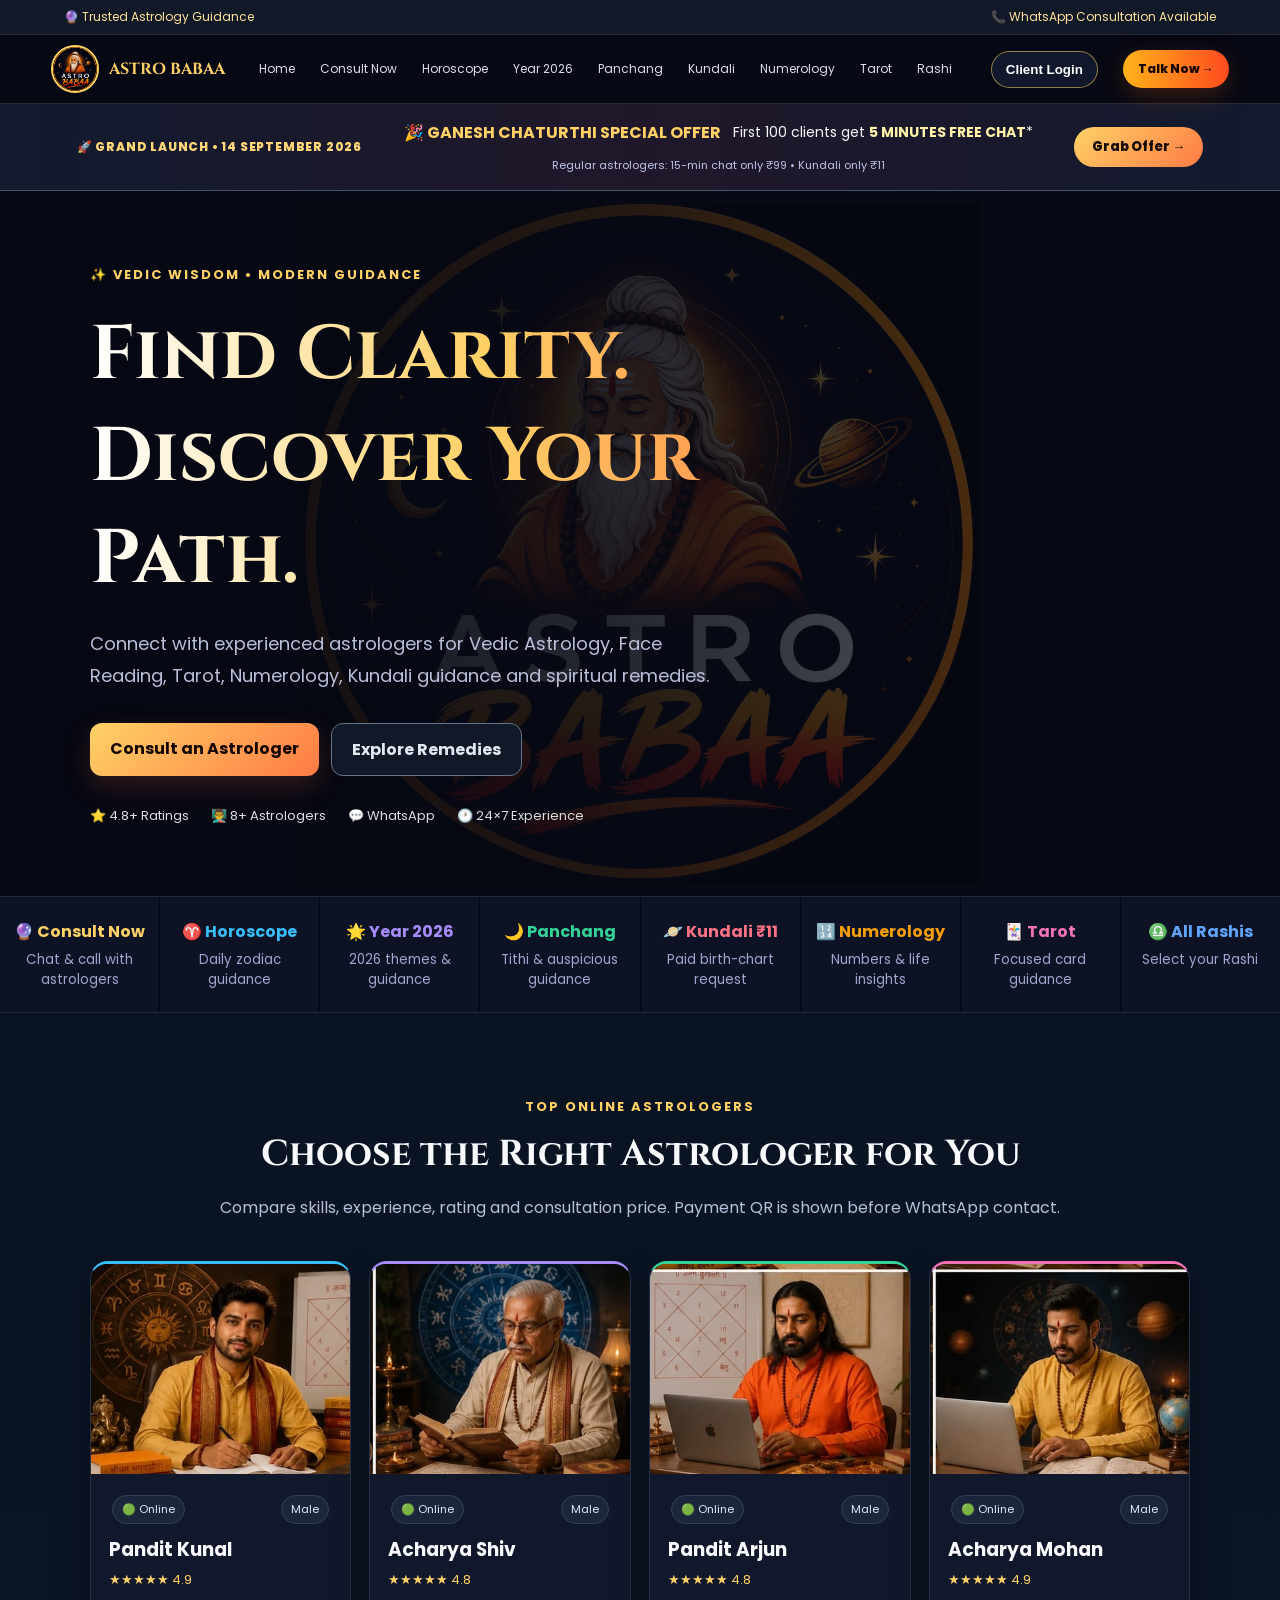
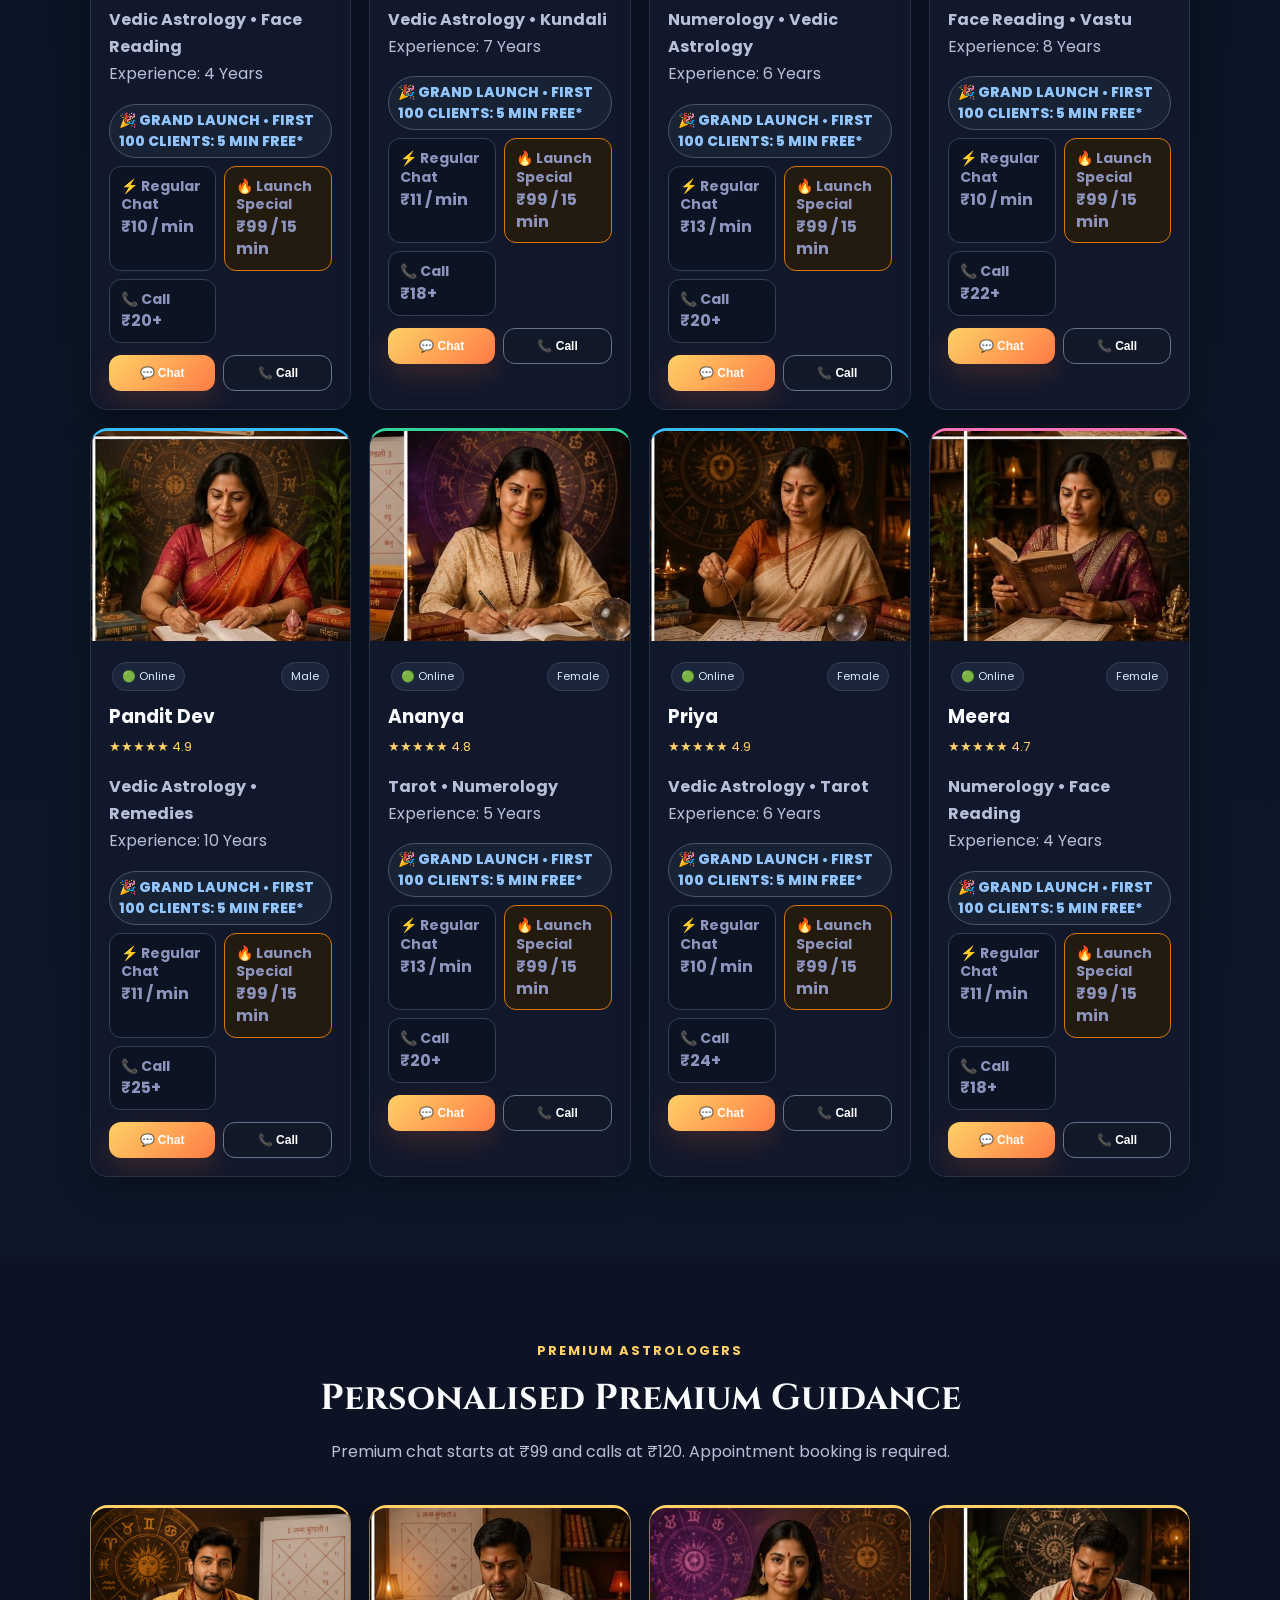
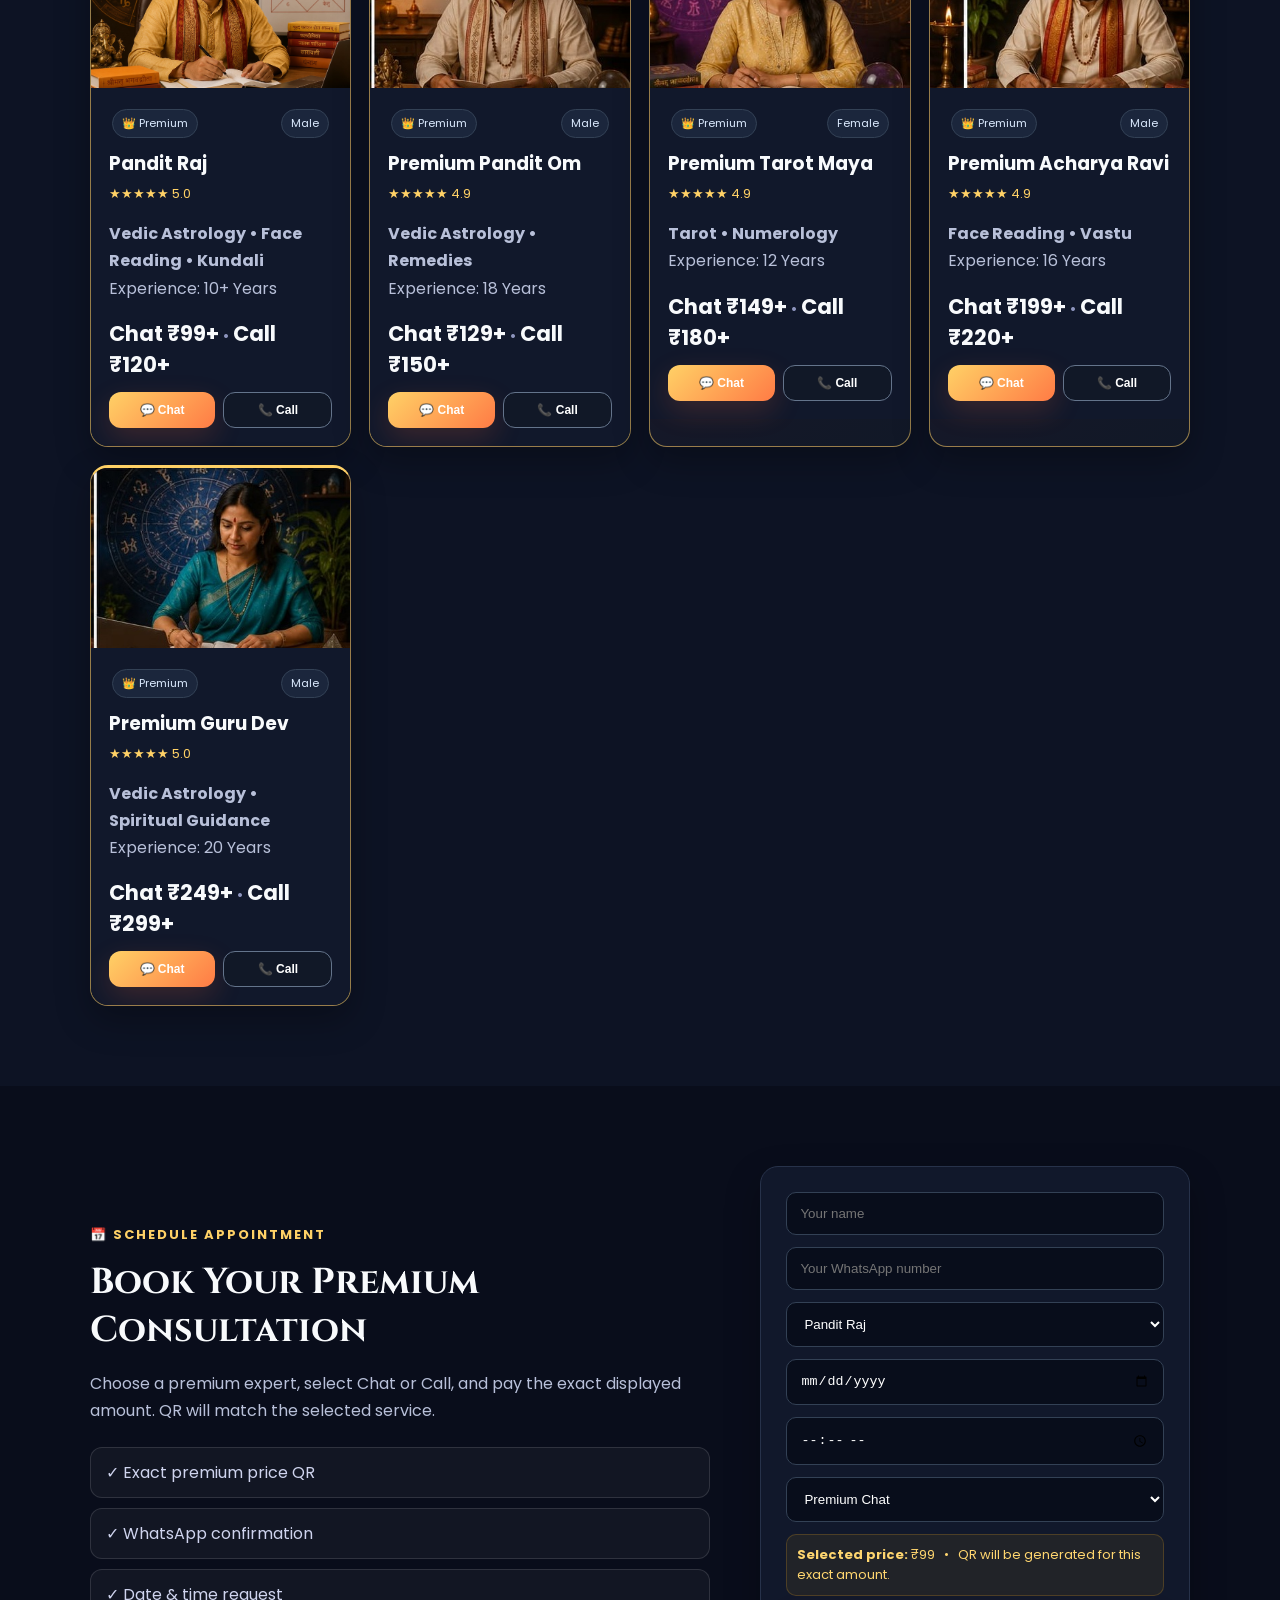
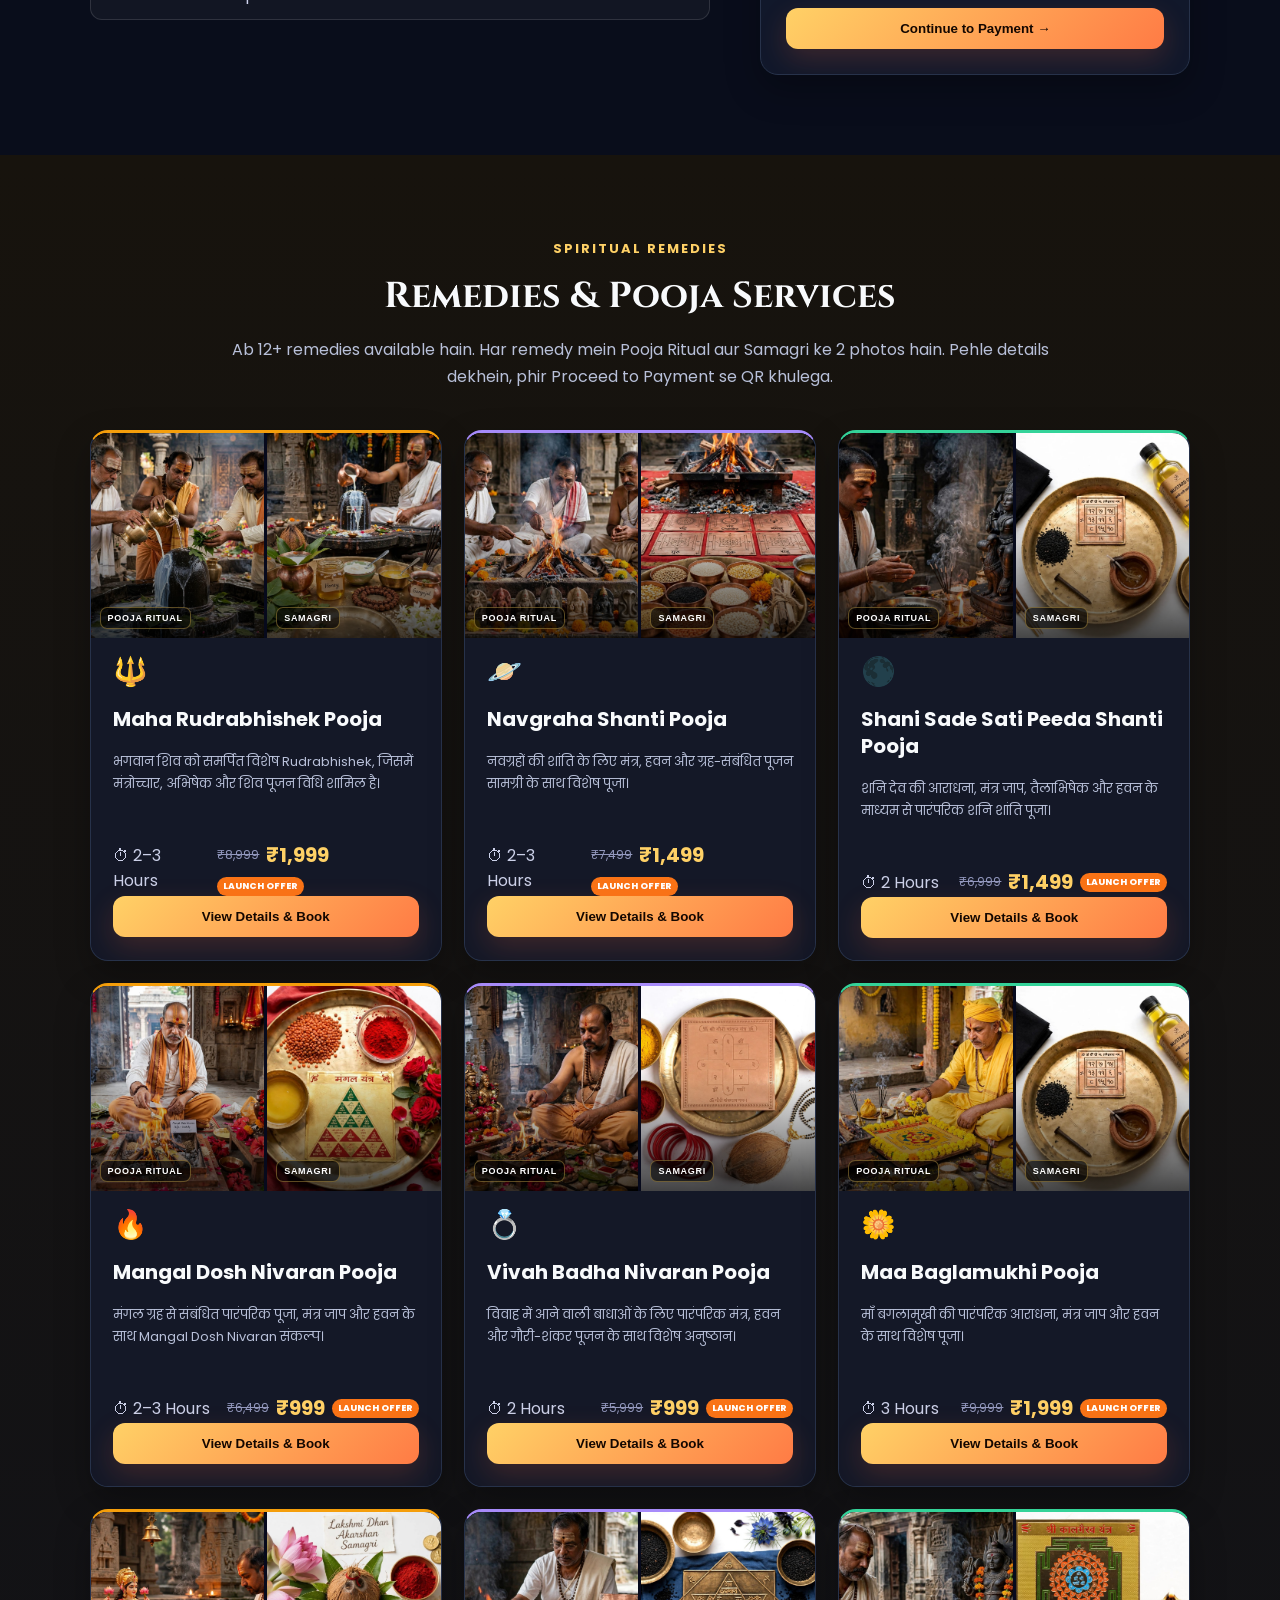
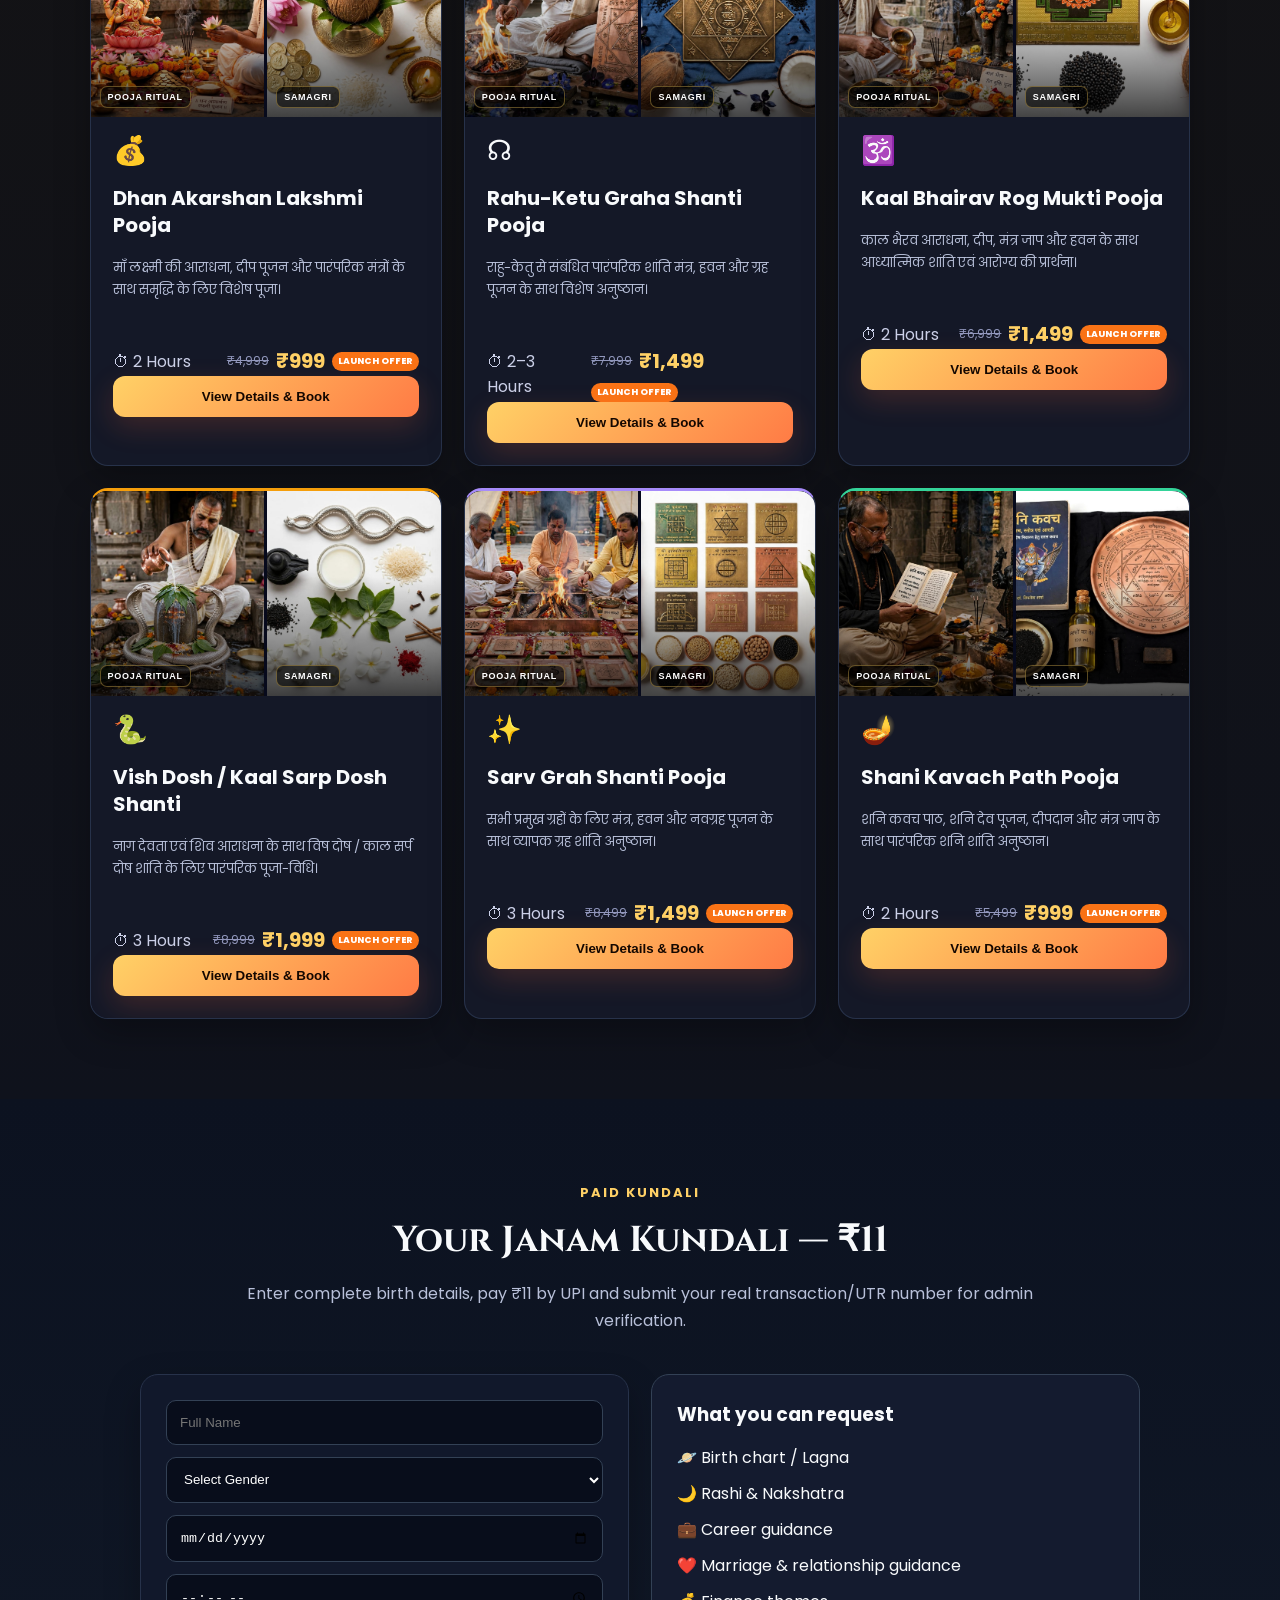
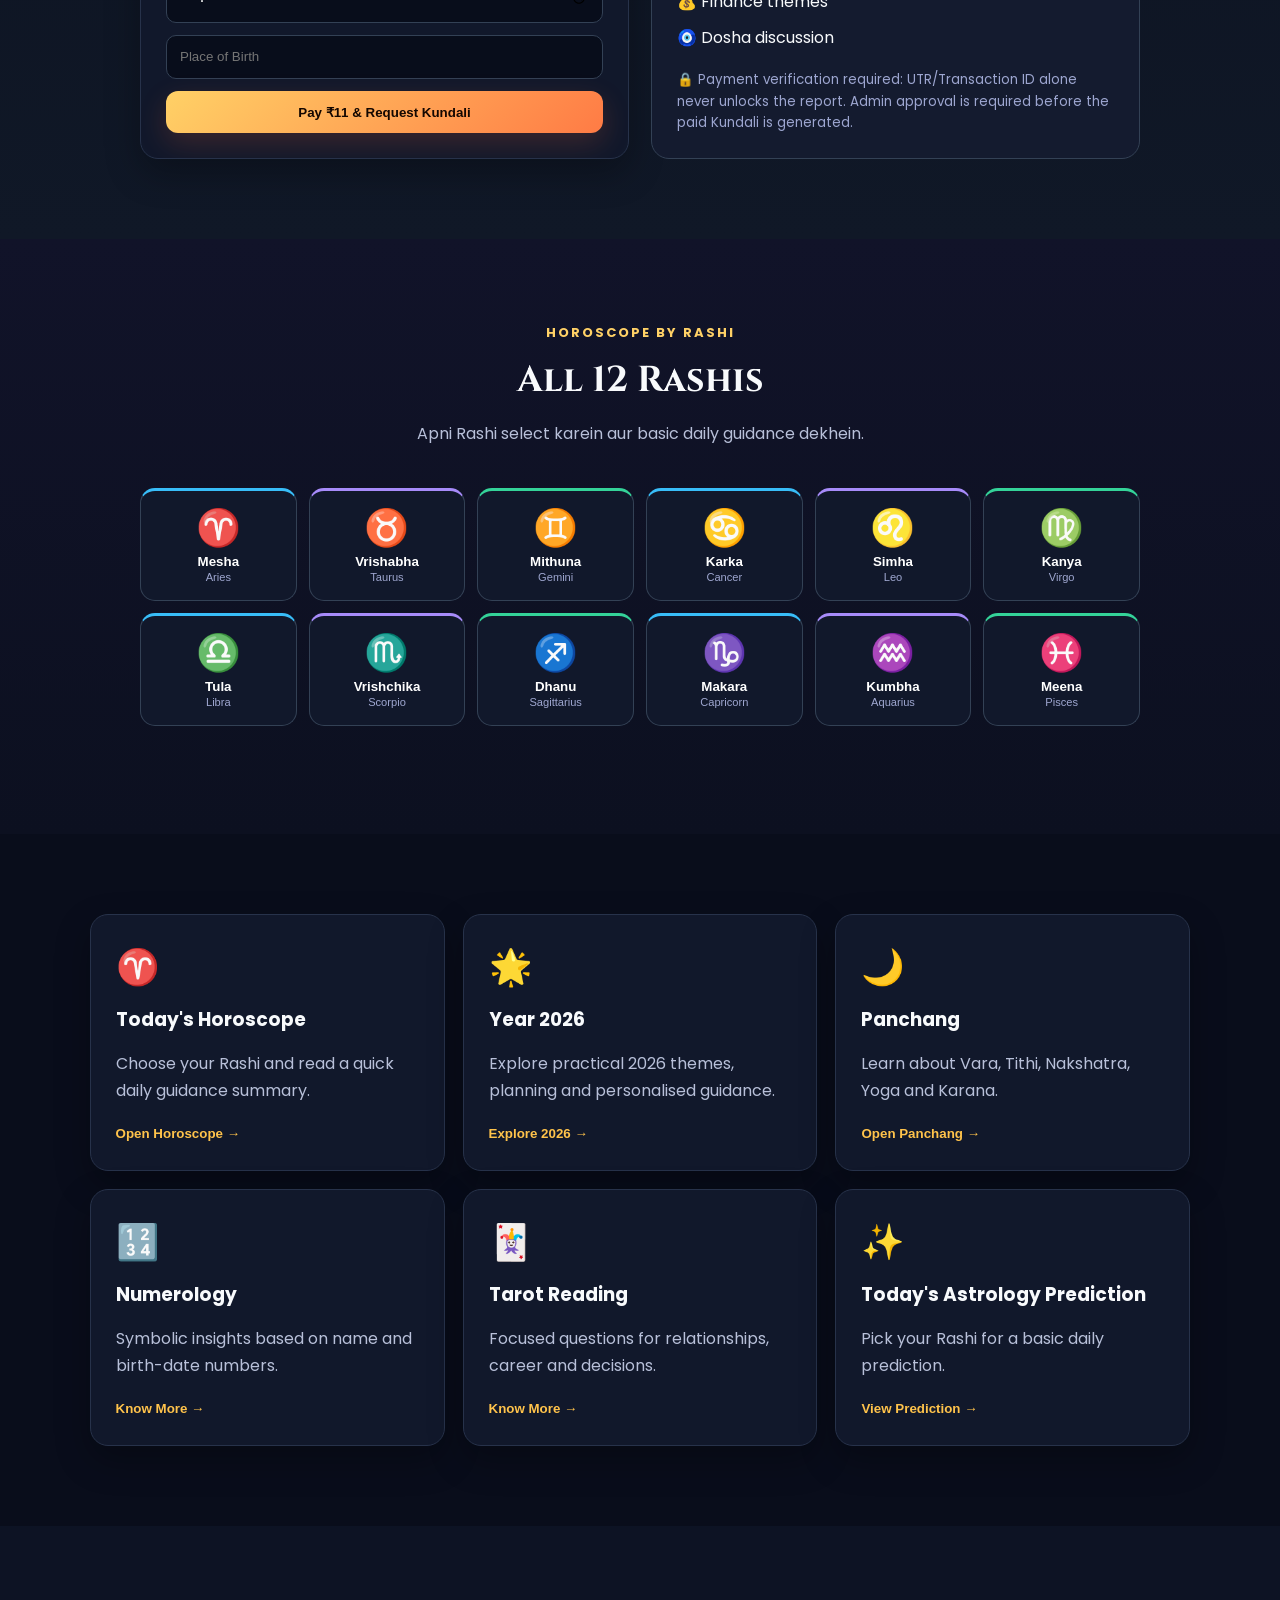
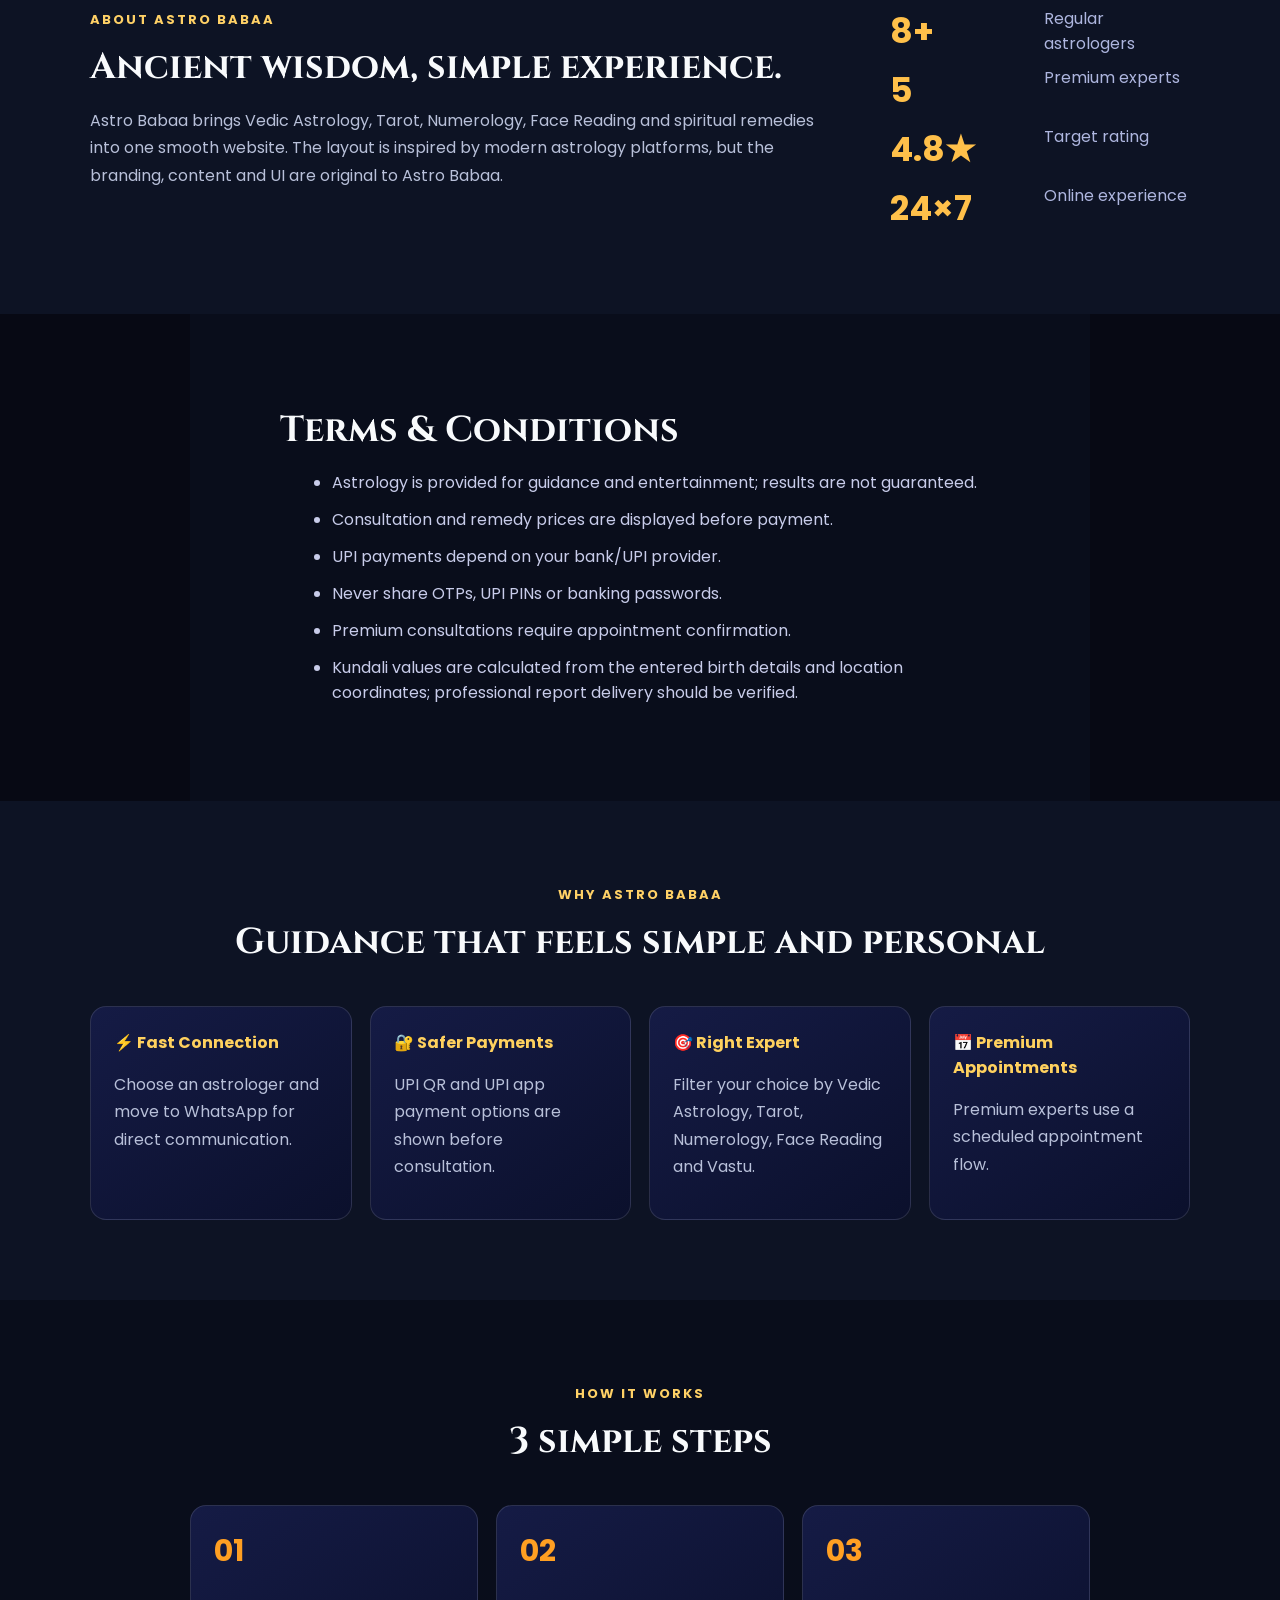
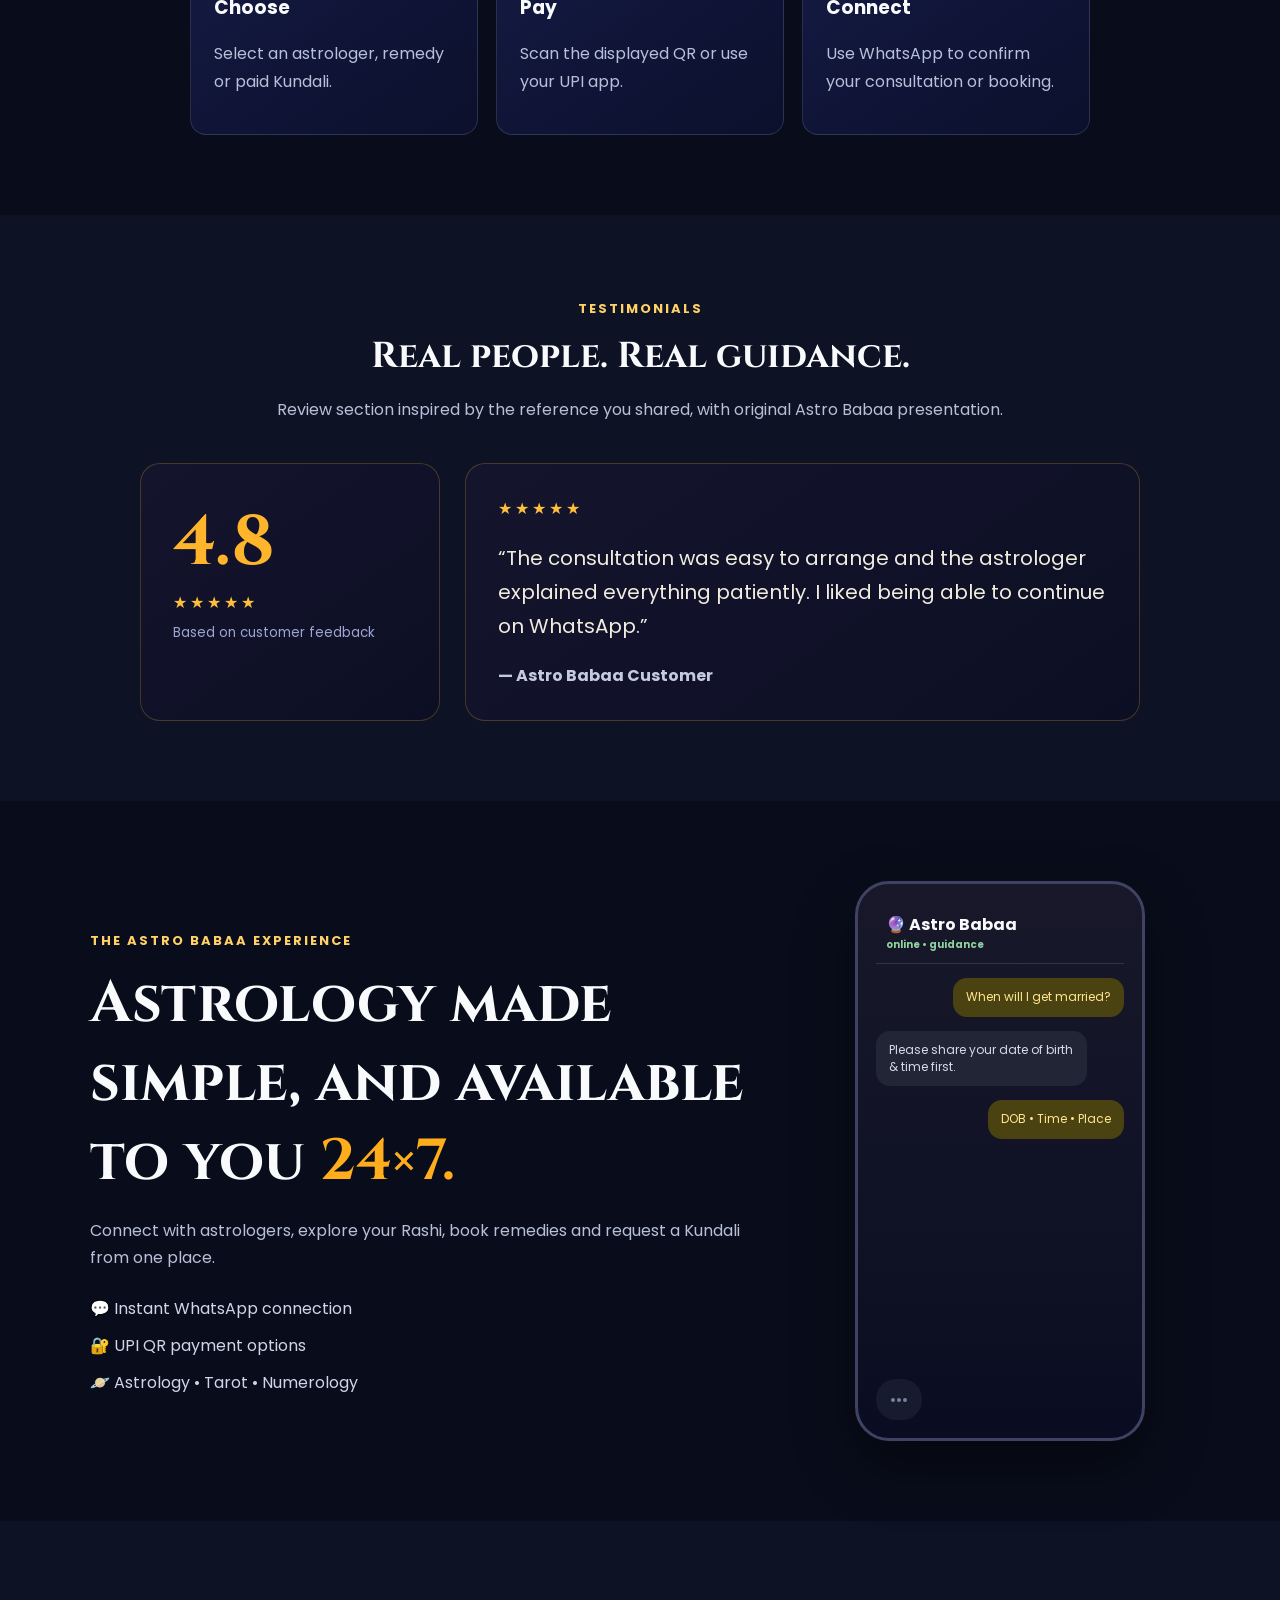
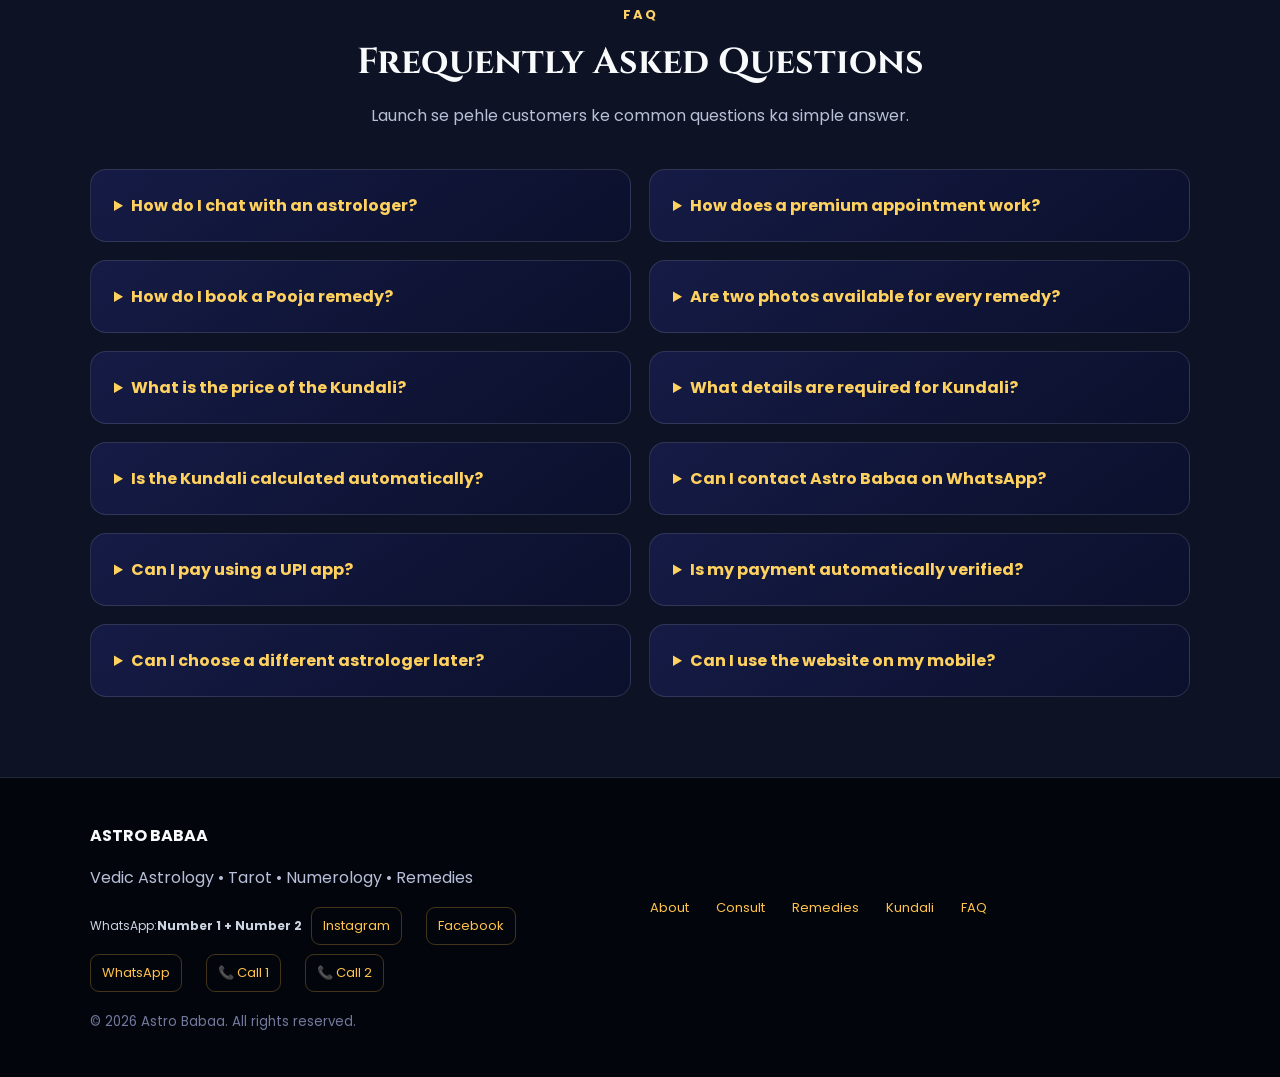
<file: index.html>
<!DOCTYPE html>
<html lang="en">
<head>
<meta charset="UTF-8"><meta name="viewport" content="width=device-width,initial-scale=1.0">
<meta name="description" content="Astro Babaa - Vedic Astrology, Tarot, Numerology, Kundali and Remedies.">
<title>Astro Babaa | Astrology & Remedies</title><link rel="stylesheet" href="style.css">
</head>
<body>
<div class="topbar"><div>🔮 Trusted Astrology Guidance</div><div>📞 WhatsApp Consultation Available</div></div>
<header class="header">
 <a class="brand" href="#home"><img src="assets/logo.jpeg" alt="Astro Babaa logo"><span>ASTRO BABAA</span></a>
 <button class="menu-btn" id="menuBtn" aria-label="Open menu">☰</button>
 <nav id="nav">
  <a href="#home" data-key="home">Home</a><a href="#consult" data-key="consult">Consult Now</a>
  <a href="#horoscope" data-key="horoscope">Horoscope</a><a href="#year2026" data-key="year2026">Year 2026</a>
  <a href="#panchang" data-key="panchang">Panchang</a><a href="#kundali" data-key="kundali">Kundali</a>
  <a href="#numerology" data-key="numerology">Numerology</a><a href="#tarot" data-key="tarot">Tarot</a>
  <a href="#rashi" data-key="rashi">Rashi</a><a href="#remedies" data-key="remedies">Remedies</a>
  <a href="#appointment" data-key="appointment">Appointment</a><a href="#reviews" data-key="reviews">Reviews</a>
  <a href="#about" data-key="about">About</a><a href="#terms" data-key="terms">Terms</a>
 </nav>
 <button class="client-login-btn" id="clientLoginBtn" type="button">Client Login</button>
 <a class="header-cta" target="_blank" id="headerWhatsApp">Talk Now →</a>
</header>
<div class="launch-banner">
  <div class="launch-badge">🚀 GRAND LAUNCH • 14 SEPTEMBER 2026</div>
  <div class="launch-copy">
    <strong>🎉 GANESH CHATURTHI SPECIAL OFFER</strong>
    <span>First 100 clients get <b>5 MINUTES FREE CHAT</b>*</span>
    <small>Regular astrologers: 15-min chat only ₹99 • Kundali only ₹11</small>
  </div>
  <a class="launch-cta" href="#consult">Grab Offer →</a>
</div>
<main>
<section id="home" class="hero"><div class="hero-content"><span class="eyebrow">✨ VEDIC WISDOM • MODERN GUIDANCE</span><h1>Find Clarity.<br><em>Discover Your Path.</em></h1><p>Connect with experienced astrologers for Vedic Astrology, Face Reading, Tarot, Numerology, Kundali guidance and spiritual remedies.</p><div class="hero-actions"><a class="btn primary" href="#consult">Consult an Astrologer</a><a class="btn outline" href="#remedies">Explore Remedies</a></div><div class="trust-row"><span>⭐ 4.8+ Ratings</span><span>👨‍🏫 8+ Astrologers</span><span>💬 WhatsApp</span><span>🕐 24×7 Experience</span></div></div></section>
<section class="quick-grid"><a href="#consult"><b>🔮 Consult Now</b><small>Chat & call with astrologers</small></a><a href="#horoscope"><b>♈ Horoscope</b><small>Daily zodiac guidance</small></a><a href="#year2026"><b>🌟 Year 2026</b><small>2026 themes & guidance</small></a><a href="#panchang"><b>🌙 Panchang</b><small>Tithi & auspicious guidance</small></a><a href="#kundali"><b>🪐 Kundali ₹11</b><small>Paid birth-chart request</small></a><a href="#numerology"><b>🔢 Numerology</b><small>Numbers & life insights</small></a><a href="#tarot"><b>🃏 Tarot</b><small>Focused card guidance</small></a><a href="#rashi"><b>♎ All Rashis</b><small>Select your Rashi</small></a></section>
<section id="consult" class="section"><div class="section-title"><span>TOP ONLINE ASTROLOGERS</span><h2>Choose the Right Astrologer for You</h2><p>Compare skills, experience, rating and consultation price. Payment QR is shown before WhatsApp contact.</p></div><div id="astrologerGrid" class="cards"></div></section>
<section id="premium" class="section dark-section"><div class="section-title"><span>PREMIUM ASTROLOGERS</span><h2>Personalised Premium Guidance</h2><p>Premium chat starts at ₹99 and calls at ₹120. Appointment booking is required.</p></div><div id="premiumGrid" class="cards"></div></section>
<section id="appointment" class="section"><div class="split"><div><span class="eyebrow">📅 SCHEDULE APPOINTMENT</span><h2>Book Your Premium Consultation</h2><p>Choose a premium expert, select Chat or Call, and pay the exact displayed amount. QR will match the selected service.</p><div class="appointment-points"><span>✓ Exact premium price QR</span><span>✓ WhatsApp confirmation</span><span>✓ Date & time request</span></div></div><form id="appointmentForm" class="form-card"><input id="appName" required placeholder="Your name"><input id="appPhone" required inputmode="tel" placeholder="Your WhatsApp number"><select id="appAstrologer" required></select><input id="appDate" required type="date"><input id="appTime" required type="time"><select id="appType"><option value="chat">Premium Chat</option><option value="call">Premium Call</option></select><div id="premiumPriceInfo" class="price-info"></div><button class="btn primary" type="submit">Continue to Payment →</button></form></div></section>
<section id="remedies" class="section"><div class="section-title"><span>SPIRITUAL REMEDIES</span><h2>Remedies & Pooja Services</h2><p>Ab 12+ remedies available hain. Har remedy mein Pooja Ritual aur Samagri ke 2 photos hain. Pehle details dekhein, phir Proceed to Payment se QR khulega.</p></div><div id="remedyGrid" class="remedy-grid"></div></section>
<section id="kundali" class="section kundali-section"><div class="section-title"><span>PAID KUNDALI</span><h2>Your Janam Kundali — ₹11</h2><p>Enter complete birth details, pay ₹11 by UPI and submit your real transaction/UTR number for admin verification.</p></div><div class="kundali-wrap"><form class="form-card" id="kundaliForm" onsubmit="event.preventDefault();showKundaliPayment()"><input id="kname" required placeholder="Full Name"><select id="kgender" required><option value="">Select Gender</option><option>Male</option><option>Female</option><option>Other</option></select><input id="kdob" required type="date"><input id="ktime" required type="time"><input id="kplace" required placeholder="Place of Birth"><button class="btn primary" type="submit">Pay ₹11 & Request Kundali</button></form><div class="kundali-benefits"><h3>What you can request</h3><div>🪐 Birth chart / Lagna</div><div>🌙 Rashi & Nakshatra</div><div>💼 Career guidance</div><div>❤️ Marriage & relationship guidance</div><div>💰 Finance themes</div><div>🧿 Dosha discussion</div><small>🔒 Payment verification required: UTR/Transaction ID alone never unlocks the report. Admin approval is required before the paid Kundali is generated.</small></div></div></section>
<section class="section info-grid"><article id="horoscope"><span>♈</span><h3>Today's Horoscope</h3><p>Choose your Rashi and read a quick daily guidance summary.</p><button class="text-btn" data-open="horoscope">Open Horoscope →</button></article><article id="year2026"><span>🌟</span><h3>Year 2026</h3><p>Explore practical 2026 themes, planning and personalised guidance.</p><button class="text-btn" data-open="year2026">Explore 2026 →</button></article><article id="panchang"><span>🌙</span><h3>Panchang</h3><p>Learn about Vara, Tithi, Nakshatra, Yoga and Karana.</p><button class="text-btn" data-open="panchang">Open Panchang →</button></article><article id="numerology"><span>🔢</span><h3>Numerology</h3><p>Symbolic insights based on name and birth-date numbers.</p><button class="text-btn" data-open="numerology">Know More →</button></article><article id="tarot"><span>🃏</span><h3>Tarot Reading</h3><p>Focused questions for relationships, career and decisions.</p><button class="text-btn" data-open="tarot">Know More →</button></article><article id="prediction"><span>✨</span><h3>Today's Astrology Prediction</h3><p>Pick your Rashi for a basic daily prediction.</p><button class="text-btn" data-open="prediction">View Prediction →</button></article></section>
<section id="about" class="section about"><div><span class="eyebrow">ABOUT ASTRO BABAA</span><h2>Ancient wisdom, simple experience.</h2><p>Astro Babaa brings Vedic Astrology, Tarot, Numerology, Face Reading and spiritual remedies into one smooth website. The layout is inspired by modern astrology platforms, but the branding, content and UI are original to Astro Babaa.</p></div><div class="stats"><b>8+</b><span>Regular astrologers</span><b>5</b><span>Premium experts</span><b>4.8★</b><span>Target rating</span><b>24×7</b><span>Online experience</span></div></section>
<section id="terms" class="section terms"><h2>Terms & Conditions</h2><ul><li>Astrology is provided for guidance and entertainment; results are not guaranteed.</li><li>Consultation and remedy prices are displayed before payment.</li><li>UPI payments depend on your bank/UPI provider.</li><li>Never share OTPs, UPI PINs or banking passwords.</li><li>Premium consultations require appointment confirmation.</li><li>Kundali values are calculated from the entered birth details and location coordinates; professional report delivery should be verified.</li></ul></section>
</main>
<footer><div><b>ASTRO BABAA</b><p>Vedic Astrology • Tarot • Numerology • Remedies</p><div class="socials"><span class="footer-contact">WhatsApp: <b>Number 1 + Number 2</b></span><a id="socialInstagram" target="_blank">Instagram</a><a id="socialFacebook" target="_blank">Facebook</a><a id="socialWhatsApp" target="_blank">WhatsApp</a><a id="contactNumber">📞 Call 1</a><a id="contactNumber2">📞 Call 2</a></div></div><div class="footer-links"><a href="#about">About</a><a href="#consult">Consult</a><a href="#remedies">Remedies</a><a href="#kundali">Kundali</a><a href="#faq">FAQ</a></div><small>© 2026 Astro Babaa. All rights reserved.</small></footer>
<div id="modal" class="modal" aria-hidden="true"><div class="modal-box"><button class="close" id="closeModal">×</button><div id="modalContent"></div></div></div>
<script src="script.js"></script>
</body></html>
</file>
<file: style.css>
@import url('https://fonts.googleapis.com/css2?family=Cinzel:wght@600;700&family=Poppins:wght@400;500;600;700&display=swap');

:root{--bg:#070b22;--panel:#10163b;--panel2:#151d49;--gold:#ffb21a;--orange:#ff5a1f;--text:#f8f7ff;--muted:#bfc5e8;--line:rgba(255,255,255,.1)}
*{box-sizing:border-box;scroll-behavior:smooth}
body{margin:0;font-family:Poppins,sans-serif;background:radial-gradient(circle at 20% 0%,#22245c 0,#090d27 35%,#050716 100%);color:var(--text)}
a{text-decoration:none;color:inherit}.topbar{background:#03040d;padding:8px 5%;display:flex;justify-content:space-between;font-size:12px;color:#ffd778}
.header{position:sticky;top:0;z-index:20;display:flex;align-items:center;gap:25px;padding:10px 4%;background:rgba(5,7,22,.94);backdrop-filter:blur(14px);border-bottom:1px solid var(--line)}
.brand{display:flex;align-items:center;gap:10px;min-width:max-content;font-family:Cinzel;font-weight:700;color:#ffb21a}.brand img{width:48px;height:48px;object-fit:cover;border-radius:50%;border:2px solid var(--gold)}
nav{display:flex;gap:7px;overflow:auto;flex:1}nav a{padding:10px 9px;font-size:12px;white-space:nowrap;border-radius:9px}nav a:hover{background:#1c2454;color:#ffd778}.menu-btn{display:none;background:none;border:0;color:white;font-size:25px}
.hero{min-height:76vh;display:flex;align-items:center;padding:70px 7%;background-color:#050716;background-image:linear-gradient(90deg,rgba(4,6,20,.97) 0%,rgba(5,7,22,.88) 48%,rgba(5,7,22,.55) 100%),url('assets/logo.jpeg');background-repeat:no-repeat;background-position:center;background-size:cover, min(680px,78vw) auto}.hero-content{max-width:780px}.eyebrow,.section-title>span{color:#ffc54a;font-size:13px;letter-spacing:2px;font-weight:700}.hero h1{font:700 clamp(40px,7vw,76px) Cinzel;margin:18px 0;background:linear-gradient(90deg,#fff,#ffd36b,#ff6a25);-webkit-background-clip:text;color:transparent}.hero p{font-size:18px;color:var(--muted);max-width:650px;line-height:1.8}.hero-actions{display:flex;gap:12px;flex-wrap:wrap;margin:30px 0}.btn{border:0;border-radius:12px;padding:13px 20px;font-weight:700;cursor:pointer;display:inline-block}.primary{background:linear-gradient(90deg,#ffb21a,#ff4b1f);color:#140700;box-shadow:0 8px 25px rgba(255,100,20,.22)}.outline{border:1px solid #f9b83b;color:#ffd36b;background:rgba(255,255,255,.04)}.trust-row{display:flex;gap:22px;flex-wrap:wrap;color:#ddd;font-size:13px}
.quick-grid{display:grid;grid-template-columns:repeat(6,1fr);gap:1px;background:var(--line);border-block:1px solid var(--line)}.quick-grid a{padding:22px 12px;background:#0c1130;text-align:center}.quick-grid b{display:block;color:#ffd36b}.quick-grid small{display:block;color:#9fa7d0;margin-top:6px}
.section{padding:80px 7%}.section-title{text-align:center;max-width:850px;margin:0 auto 40px}.section-title h2,h2{font:700 36px Cinzel;margin:12px 0}.section-title p,p{color:var(--muted);line-height:1.7}.cards{display:grid;grid-template-columns:repeat(4,1fr);gap:18px}.astro-card,.premium-card,.remedy-card,.form-card,.info-grid article{background:linear-gradient(145deg,rgba(27,35,82,.95),rgba(12,16,43,.98));border:1px solid var(--line);border-radius:18px;overflow:hidden;box-shadow:0 15px 40px rgba(0,0,0,.2)}.astro-img{height:210px;background:linear-gradient(135deg,#303a7b,#10152f);display:grid;place-items:center;font-size:70px}.astro-img img{width:100%;height:100%;object-fit:cover}.card-body{padding:18px}.card-body h3{margin:0 0 6px}.badge{display:inline-block;padding:5px 9px;border-radius:30px;background:rgba(255,178,26,.12);color:#ffd16b;font-size:11px;margin:3px}.rating{color:#ffd34d;font-size:13px}.price{font-size:21px;font-weight:700;margin:12px 0}.actions{display:flex;gap:8px}.actions .btn{flex:1;text-align:center;padding:10px 8px;font-size:12px}.dark-section{background:linear-gradient(180deg,#0c102e,#060819)}
.premium-card{border-color:rgba(255,183,45,.3)}.premium-card .astro-img{height:180px}
.split{display:grid;grid-template-columns:1fr 430px;gap:50px;align-items:center}.form-card{padding:25px;display:grid;gap:12px}.form-card input,.form-card select{width:100%;padding:13px;border-radius:10px;border:1px solid var(--line);background:#080c25;color:white;outline:none}.form-card option{background:#080c25}
.remedy-grid{display:grid;grid-template-columns:repeat(4,1fr);gap:18px}.remedy-card{padding:23px}.remedy-icon{font-size:40px}.remedy-card h3{margin-bottom:5px}.discount{color:#8ff0ba;font-size:13px}.remedy-card .btn{width:100%;margin-top:10px}
.info-grid{display:grid;grid-template-columns:repeat(3,1fr);gap:18px}.info-grid article{padding:25px}.info-grid article>span{font-size:35px}.info-grid h3{margin:12px 0}.text-btn{border:0;background:none;color:#ffc34b;font-weight:700;cursor:pointer;padding:0}
.about{display:grid;grid-template-columns:1fr 300px;gap:50px;background:#0b0f2c}.stats{display:grid;grid-template-columns:1fr 1fr;gap:8px;align-content:center}.stats b{font-size:34px;color:#ffc04a}.stats span{color:#aeb6df}
.terms{max-width:900px;margin:auto}.terms li{margin:12px;color:#c8ccea}
footer{padding:45px 7%;background:#03040d;display:grid;grid-template-columns:1fr 1fr;gap:20px}footer a{margin-right:15px;color:#ffc34b;font-size:13px}footer small{grid-column:1/-1;color:#72799c}
.modal{position:fixed;inset:0;background:rgba(0,0,0,.78);z-index:50;display:none;place-items:center;padding:20px}.modal.show{display:grid}.modal-box{width:min(560px,100%);background:#111638;border:1px solid #4b4f83;border-radius:20px;padding:28px;position:relative}.close{position:absolute;right:15px;top:10px;background:none;border:0;color:#fff;font-size:28px;cursor:pointer}.modal-box h2{font-size:27px}.payment-box{border:1px solid rgba(255,194,71,.4);padding:18px;border-radius:15px;background:#080c25}.payment-box .amount{font-size:30px;color:#ffd15d;font-weight:700}.upi{word-break:break-all;color:#9ce9bd;font-size:12px}
@media(max-width:1000px){nav{display:none}.menu-btn{display:block;margin-left:auto}.header.open nav{display:flex;position:absolute;top:69px;left:0;right:0;flex-direction:column;background:#070a21;padding:15px;max-height:75vh;overflow:auto}.quick-grid{grid-template-columns:repeat(3,1fr)}.cards{grid-template-columns:repeat(2,1fr)}.remedy-grid{grid-template-columns:repeat(2,1fr)}}
@media(max-width:650px){.topbar{display:none}.hero{min-height:70vh;padding:50px 6%}.hero h1{font-size:42px}.section{padding:60px 5%}.quick-grid{grid-template-columns:repeat(2,1fr)}.cards,.remedy-grid,.info-grid,.split,.about,footer{grid-template-columns:1fr}.brand span{font-size:13px}.astro-img{height:190px}}

/* Enhanced astrologer photos + Rashi section */
.astro-img img{width:100%;height:100%;object-fit:cover;display:block}
.rashi-section{background:radial-gradient(circle at 80% 20%,rgba(91,45,145,.28),transparent 38%),#070a21}
.rashi-grid{display:grid;grid-template-columns:repeat(6,1fr);gap:12px;max-width:1000px;margin:auto}
.rashi-card{border:1px solid rgba(255,188,42,.35);background:linear-gradient(145deg,#17123c,#0b102b);border-radius:15px;padding:16px 8px;color:white;cursor:pointer;transition:.2s}
.rashi-card:hover{transform:translateY(-4px);border-color:#ffc044;box-shadow:0 10px 25px rgba(255,153,0,.14)}
.rashi-card span{display:block;font-size:36px;color:#ffc044}.rashi-card b{display:block;margin-top:5px;color:#fff}.rashi-card small{color:#9fa7d0}
.rashi-result{max-width:900px;margin:28px auto 0}
.rashi-detail{display:grid;grid-template-columns:160px 1fr;gap:25px;align-items:center;background:linear-gradient(145deg,#18123c,#0d1230);border:1px solid rgba(255,190,50,.4);border-radius:20px;padding:28px}
.rashi-big{font-size:110px;text-align:center;color:#ffc044}
.rashi-meta{display:flex;flex-wrap:wrap;gap:15px;margin:18px 0;color:#bdc5e9;font-size:13px}.rashi-meta b{color:#ffd15e}
@media(max-width:1000px){.rashi-grid{grid-template-columns:repeat(4,1fr)}}
@media(max-width:650px){.rashi-grid{grid-template-columns:repeat(3,1fr)}.rashi-detail{grid-template-columns:1fr}.rashi-big{font-size:75px}}

.astro-img{overflow:hidden;background:#0b102b}
.astro-img img{object-position:center center}

.upi-qr{display:block;width:260px;height:260px;margin:16px auto;border-radius:14px;background:#fff;padding:8px;object-fit:contain;box-shadow:0 8px 24px rgba(0,0,0,.25)}

/* Astro Babaa expanded experience */
html{scroll-padding-top:92px}
body.modal-open{overflow:hidden}
.header-cta{background:linear-gradient(90deg,#ffb21a,#ff4b1f);color:#170700;padding:10px 15px;border-radius:999px;font-size:12px;font-weight:800;white-space:nowrap;box-shadow:0 8px 24px rgba(255,110,20,.2);cursor:pointer}
.hero h1 em{font-style:normal}
.quick-grid{grid-template-columns:repeat(8,1fr)}
.card-top{display:flex;justify-content:space-between;gap:6px;flex-wrap:wrap;margin-bottom:8px}.price span{color:#8d94bd;font-size:14px}.full{width:100%;text-align:center;margin-top:10px}.modal-actions{display:flex;gap:8px;flex-wrap:wrap;margin:12px 0}.modal-actions .btn{flex:1}.muted{color:#9da6d0;line-height:1.5}.notice{padding:12px;border:1px solid rgba(255,190,50,.25);background:rgba(255,190,50,.06);border-radius:10px;color:#e8ddbd;margin:12px 0}.price-info{font-size:13px;color:#ffd66f;padding:10px;border-radius:10px;background:rgba(255,178,26,.07);border:1px solid rgba(255,178,26,.2)}.appointment-points{display:grid;gap:10px;margin-top:22px;color:#cfd4ee}.appointment-points span{padding:12px 15px;border-radius:12px;background:rgba(255,255,255,.04);border:1px solid var(--line)}
.kundali-section{background:radial-gradient(circle at 15% 20%,rgba(255,178,26,.12),transparent 35%),#080b24}.kundali-wrap{max-width:1000px;margin:auto;display:grid;grid-template-columns:1fr 1fr;gap:22px}.kundali-benefits{padding:25px;border-radius:18px;border:1px solid rgba(255,190,50,.2);background:linear-gradient(145deg,#17153b,#0b102c);display:grid;gap:11px;align-content:center}.kundali-benefits h3{margin:0 0 5px}.kundali-benefits small{color:#9da6d0;line-height:1.6;margin-top:8px}.modal-input{width:100%;padding:12px;border-radius:10px;border:1px solid var(--line);background:#080c25;color:#fff;margin:7px 0 12px}.report-head{display:flex;justify-content:space-between;gap:15px;flex-wrap:wrap;border-bottom:1px solid var(--line);padding-bottom:12px}.report-head span{color:#9da6d0;font-size:12px}.report-grid{display:grid;grid-template-columns:repeat(3,1fr);gap:10px;margin:16px 0}.report-grid div{padding:12px;background:rgba(255,255,255,.04);border-radius:10px}.report-grid b,.report-grid span{display:block}.report-grid span{font-size:12px;color:#b8bfdf;margin-top:4px}.chart-placeholder{padding:18px;border-radius:15px;background:#090d28;border:1px solid rgba(255,190,50,.25)}.chart-title{text-align:center;color:#ffd56c;margin-bottom:12px;font-weight:700}.north-chart{width:min(310px,100%);aspect-ratio:1;margin:auto;display:grid;grid-template-columns:repeat(4,1fr);grid-template-rows:repeat(4,1fr);border:1px solid #8d7132;transform:rotate(45deg)}.north-chart i{display:grid;place-items:center;border:1px solid #8d7132;font-style:normal;transform:rotate(-45deg);color:#d8c17e;font-size:12px}.north-chart i:nth-child(1){grid-area:1/2}.north-chart i:nth-child(2){grid-area:1/3}.north-chart i:nth-child(3){grid-area:2/4}.north-chart i:nth-child(4){grid-area:3/4}.north-chart i:nth-child(5){grid-area:4/3}.north-chart i:nth-child(6){grid-area:4/2}.north-chart i:nth-child(7){grid-area:3/1}.north-chart i:nth-child(8){grid-area:2/1}.north-chart i:nth-child(9){grid-area:2/2}.north-chart i:nth-child(10){grid-area:2/3}.north-chart i:nth-child(11){grid-area:3/3}.north-chart i:nth-child(12){grid-area:3/2}
.rashi-section{background:radial-gradient(circle at 80% 20%,rgba(91,45,145,.28),transparent 38%),#070a21}.rashi-grid{display:grid;grid-template-columns:repeat(6,1fr);gap:12px;max-width:1000px;margin:auto}.rashi-card{border:1px solid rgba(255,188,42,.35);background:linear-gradient(145deg,#17123c,#0b102b);border-radius:15px;padding:16px 8px;color:white;cursor:pointer;transition:.2s}.rashi-card:hover{transform:translateY(-4px);border-color:#ffc044;box-shadow:0 10px 25px rgba(255,153,0,.14)}.rashi-card span{display:block;font-size:36px;color:#ffc044}.rashi-card b{display:block;margin-top:5px;color:#fff}.rashi-card small{color:#9fa7d0}.rashi-result{max-width:900px;margin:28px auto 0}.rashi-detail{display:grid;grid-template-columns:160px 1fr;gap:25px;align-items:center;background:linear-gradient(145deg,#18123c,#0d1230);border:1px solid rgba(255,190,50,.4);border-radius:20px;padding:28px}.rashi-big{font-size:110px;text-align:center;color:#ffc044}.rashi-meta{display:flex;flex-wrap:wrap;gap:15px;margin:18px 0;color:#bdc5e9;font-size:13px}.rashi-meta b{color:#ffd15e}
.feature-section{background:#090d28}.feature-grid,.steps,.faq-grid{display:grid;grid-template-columns:repeat(4,1fr);gap:18px;max-width:1100px;margin:auto}.feature-grid article,.steps article,.faq-grid details{padding:23px;border-radius:16px;background:linear-gradient(145deg,#151b45,#0b102c);border:1px solid var(--line)}.feature-grid b{color:#ffd15e}.steps{grid-template-columns:repeat(3,1fr);max-width:900px}.steps article>b{font-size:30px;color:#ff9f22}.reviews-section{background:radial-gradient(circle at 15% 50%,rgba(255,128,25,.12),transparent 35%),#090b20}.review-layout{display:grid;grid-template-columns:300px 1fr;gap:25px;max-width:1000px;margin:auto;align-items:stretch}.review-score,.review-card{padding:32px;border-radius:20px;border:1px solid rgba(255,190,50,.22);background:linear-gradient(145deg,#15142d,#0c0f24)}.review-score strong{display:block;font:700 70px Cinzel;color:#ffb52b}.review-score span,.stars{color:#ffbf3c;letter-spacing:3px}.review-score small{display:block;color:#9da6d0;margin-top:8px}.review-card p{font-size:20px;color:#f0eddf;line-height:1.7}.review-card b{color:#c5cae3}.app-section{display:grid;grid-template-columns:1fr 380px;gap:60px;align-items:center;background:linear-gradient(100deg,#080b22,#0d102b)}.app-copy h2{font:700 clamp(34px,5vw,58px) Cinzel}.app-copy h2 em{color:#ffad1c;font-style:normal}.app-points{display:grid;gap:12px;margin-top:25px;color:#d1d5e8}.phone-mock{width:290px;height:560px;border:3px solid #3f4262;border-radius:34px;padding:18px;background:linear-gradient(#18182a,#0a0d21);box-shadow:0 25px 60px rgba(0,0,0,.45);justify-self:center;display:flex;flex-direction:column;gap:14px}.phone-head{padding:10px;border-bottom:1px solid var(--line);font-weight:700}.phone-head small{display:block;color:#8fd39f;font-size:10px}.bubble{max-width:85%;padding:11px 13px;border-radius:14px;font-size:12px;line-height:1.4}.bubble.user{align-self:flex-end;background:#4a4211;color:#ffe68e}.bubble.expert{background:#222536;color:#d6d9e8}.typing{margin-top:auto;background:#171b2e;border-radius:20px;padding:8px 14px;color:#777d9d;width:max-content}.faq-grid{grid-template-columns:repeat(2,1fr)}.faq-grid summary{cursor:pointer;color:#ffd15e;font-weight:700}.faq-grid p{margin-bottom:0}.socials{display:flex;gap:9px;flex-wrap:wrap;margin-top:12px}.socials a{border:1px solid rgba(255,194,71,.25);padding:8px 11px;border-radius:9px;cursor:pointer}.footer-links{display:flex;flex-wrap:wrap;gap:12px;align-content:center}
@media(max-width:1200px){.quick-grid{grid-template-columns:repeat(4,1fr)}.cards{grid-template-columns:repeat(3,1fr)}.remedy-grid{grid-template-columns:repeat(3,1fr)}.rashi-grid{grid-template-columns:repeat(4,1fr)}.feature-grid{grid-template-columns:repeat(2,1fr)}}
@media(max-width:900px){.header-cta{display:none}.kundali-wrap,.review-layout,.app-section{grid-template-columns:1fr}.phone-mock{width:270px}.cards{grid-template-columns:repeat(2,1fr)}.remedy-grid{grid-template-columns:repeat(2,1fr)}.report-grid{grid-template-columns:1fr}}
@media(max-width:650px){.quick-grid{grid-template-columns:repeat(2,1fr)}.cards,.remedy-grid,.info-grid,.split,.about,footer,.feature-grid,.steps,.faq-grid{grid-template-columns:1fr}.rashi-grid{grid-template-columns:repeat(3,1fr)}.rashi-detail{grid-template-columns:1fr}.rashi-big{font-size:75px}.review-card p{font-size:16px}.app-section{padding-bottom:60px}.phone-mock{height:500px}.modal-box{padding:22px 17px}.upi-qr{width:240px;height:240px}}


/* Final polish: Pooja images + detailed Kundali report */
html{scroll-behavior:smooth;scroll-padding-top:105px}
nav a,.quick-grid a,.btn,.rashi-card,.text-btn,.remedy-card{transition:transform .22s ease,background .22s ease,border-color .22s ease,box-shadow .22s ease}
nav a:active,.btn:active,.quick-grid a:active,.rashi-card:active{transform:scale(.97)}
.remedy-card{padding:0;position:relative}
.remedy-photo{height:190px;overflow:hidden;background:#0b102b;position:relative}
.remedy-photo:after{content:"";position:absolute;inset:0;background:linear-gradient(180deg,rgba(0,0,0,0) 45%,rgba(4,5,15,.78) 100%)}
.remedy-photo img{width:100%;height:100%;display:block;object-fit:cover;object-position:center}
.remedy-content{padding:20px 22px 22px}
.remedy-content .remedy-icon{font-size:28px;line-height:1}
.remedy-card:hover{transform:translateY(-5px);border-color:rgba(255,190,50,.42);box-shadow:0 20px 45px rgba(0,0,0,.28)}
.modal-box{max-height:92vh;overflow:auto;scroll-behavior:smooth}
.kundali-report{display:grid;gap:15px}
.kundali-main-grid{grid-template-columns:repeat(3,1fr)}
.kundali-panel{padding:18px;border-radius:15px;border:1px solid rgba(255,190,50,.2);background:linear-gradient(145deg,#151638,#0b0f29)}
.kundali-panel h3{margin:0 0 13px;color:#ffd66c;font-family:Cinzel}
.detail-table{display:grid;grid-template-columns:repeat(3,1fr);gap:9px}
.detail-table>div{padding:11px 12px;border-radius:9px;background:rgba(255,255,255,.035);border:1px solid rgba(255,255,255,.05)}
.detail-table b{display:block;font-size:10px;letter-spacing:.5px;text-transform:uppercase;color:#8e96bc}
.detail-table span{display:block;margin-top:5px;font-size:13px;color:#eee9d7}
.chart-note{font-size:12px;color:#8f98bc;text-align:center;line-height:1.55;max-width:600px;margin:15px auto 0}
@media(max-width:900px){.kundali-main-grid,.detail-table{grid-template-columns:repeat(2,1fr)}}
@media(max-width:650px){.remedy-photo{height:175px}.remedy-content{padding:17px}.kundali-main-grid,.detail-table{grid-template-columns:1fr}.modal-box{max-height:94vh}}

/* Remedies: two-photo presentation + smooth gallery */
.remedy-photos{display:grid;grid-template-columns:1fr 1fr;gap:3px;background:#070a1c}
.remedy-photo{height:190px;padding:0;border:0;position:relative;overflow:hidden;background:#0b102b;cursor:pointer;display:block;width:100%}
.remedy-photo img{width:100%;height:100%;display:block;object-fit:cover;transition:transform .45s ease,filter .45s ease}
.remedy-photo:after{content:"";position:absolute;inset:0;background:linear-gradient(180deg,transparent 42%,rgba(0,0,0,.72) 100%);pointer-events:none}
.remedy-photo span{position:absolute;left:9px;bottom:9px;z-index:2;font-size:9px;font-weight:800;letter-spacing:.7px;color:#fff;background:rgba(0,0,0,.58);border:1px solid rgba(255,209,95,.35);padding:5px 7px;border-radius:7px}
.remedy-photo:hover img{transform:scale(1.07);filter:saturate(1.08)}
.remedy-content{min-height:245px;display:flex;flex-direction:column}.remedy-content .btn{margin-top:auto}
.gallery-head{display:flex;align-items:flex-end;justify-content:space-between;gap:15px;border-bottom:1px solid var(--line);padding-bottom:12px}.gallery-head h2{margin:7px 0 0}.gallery-price{font-size:22px;font-weight:800;color:#ffd15e;white-space:nowrap}
.gallery-grid{display:grid;grid-template-columns:1fr 1fr;gap:12px;margin:16px 0}.gallery-grid figure{margin:0;background:#080c25;border-radius:14px;overflow:hidden;border:1px solid rgba(255,190,50,.2)}.gallery-grid img{width:100%;height:240px;display:block;object-fit:cover}.gallery-grid figcaption{padding:10px 12px;color:#ffd56c;font-size:12px;font-weight:700}.gallery-mini{display:grid;grid-template-columns:1fr 1fr;gap:8px;margin:12px 0}.gallery-mini img{width:100%;height:110px;object-fit:cover;border-radius:10px;border:1px solid rgba(255,190,50,.2)}
.calculating{text-align:center;padding:30px 5px}.spinner{width:44px;height:44px;margin:0 auto 18px;border:3px solid rgba(255,255,255,.12);border-top-color:#ffb21a;border-radius:50%;animation:spin .8s linear infinite}@keyframes spin{to{transform:rotate(360deg)}}
.vedic-chart{padding:18px;border-radius:15px;background:#090d28;border:1px solid rgba(255,190,50,.25)}.north-chart-real{width:min(520px,100%);aspect-ratio:1;margin:15px auto;display:grid;grid-template-columns:repeat(4,1fr);grid-template-rows:repeat(4,1fr);border:1px solid #8d7132;position:relative;background:rgba(255,255,255,.015)}.chart-house{display:flex;flex-direction:column;align-items:center;justify-content:center;border:1px solid #8d7132;min-width:0;padding:5px;text-align:center}.chart-house b{font-size:10px;color:#8f98bc}.chart-house span{font-size:10px;color:#f2d47a;line-height:1.35;word-break:break-word}.chart-house:nth-child(1){grid-area:1/2}.chart-house:nth-child(2){grid-area:1/3}.chart-house:nth-child(3){grid-area:2/4}.chart-house:nth-child(4){grid-area:3/4}.chart-house:nth-child(5){grid-area:4/3}.chart-house:nth-child(6){grid-area:4/2}.chart-house:nth-child(7){grid-area:3/1}.chart-house:nth-child(8){grid-area:2/1}.chart-house:nth-child(9){grid-area:2/2}.chart-house:nth-child(10){grid-area:2/3}.chart-house:nth-child(11){grid-area:3/3}.chart-house:nth-child(12){grid-area:3/2}
.planet-table span{color:#f4d477}.kundali-panel{transition:transform .2s ease,border-color .2s ease}.kundali-panel:hover{transform:translateY(-2px);border-color:rgba(255,190,50,.35)}
@media(max-width:650px){.remedy-photos{gap:2px}.remedy-photo{height:160px}.gallery-grid{grid-template-columns:1fr}.gallery-grid img{height:210px}.gallery-price{font-size:18px}.north-chart-real{max-width:330px}.chart-house span{font-size:8px}}

/* Launch polish: remedies are larger and each booking starts with full details */
.remedy-grid{grid-template-columns:repeat(3,1fr);gap:22px}
.remedy-card{min-height:470px}
.remedy-photos{min-height:205px}
.remedy-photo{height:205px}
.remedy-content h3{font-size:20px;line-height:1.35}
.remedy-content p{font-size:13px;min-height:68px}
.remedy-meta{display:flex;align-items:center;justify-content:space-between;gap:10px;margin-top:8px;color:#cbd0e8}
.remedy-meta b{font-size:21px;color:#ffd15e}
.remedy-detail-modal,.remedy-payment-modal{display:grid;gap:15px}
.remedy-detail-grid{display:grid;grid-template-columns:repeat(3,1fr);gap:12px}
.remedy-detail-grid section{padding:16px;border-radius:14px;background:rgba(255,255,255,.035);border:1px solid var(--line)}
.remedy-detail-grid h3{margin:0 0 9px;color:#ffd66c;font-size:16px}
.remedy-detail-grid p,.remedy-detail-grid li{font-size:13px;line-height:1.6;color:#c8cde2}
.remedy-detail-grid ul{padding-left:18px;margin:0;display:grid;gap:6px}
.chart-house em{font-style:normal;font-size:9px;color:#aab1d0;margin:2px 0}
.chart-legend{display:flex;justify-content:center;gap:10px;flex-wrap:wrap;margin:10px 0;color:#cdd2e8;font-size:11px}
.chart-legend span{padding:7px 9px;border-radius:8px;background:rgba(255,255,255,.04)}
.chart-note{font-size:11px;color:#9da6d0;text-align:center;line-height:1.6}
@media(max-width:1200px){.remedy-grid{grid-template-columns:repeat(2,1fr)}}
@media(max-width:900px){.remedy-detail-grid{grid-template-columns:1fr 1fr}}
@media(max-width:650px){.remedy-grid{grid-template-columns:1fr}.remedy-card{min-height:0}.remedy-photo{height:180px}.remedy-photos{min-height:180px}.remedy-content p{min-height:0}.remedy-detail-grid{grid-template-columns:1fr}}

.dosha-list{display:grid;gap:10px;margin-top:12px}.dosha-item{display:grid;gap:6px;padding:12px;border:1px solid var(--line);border-radius:12px;background:rgba(255,255,255,.025)}.dosha-item b{color:#ffd66c}.dosha-item span{font-size:12px;line-height:1.55;color:#c8cde2}.dosha-item .btn{justify-self:start;padding:8px 12px;font-size:12px}

/* ===== 14 SEPTEMBER 2026 GRAND LAUNCH OFFER ===== */
.launch-banner{margin:0;padding:16px 6%;display:flex;align-items:center;justify-content:space-between;gap:18px;background:linear-gradient(90deg,#2a174e,#17133d,#2a174e);border-bottom:1px solid rgba(255,178,26,.35);box-shadow:0 10px 30px rgba(0,0,0,.18)}
.launch-badge{font-size:12px;font-weight:800;letter-spacing:.8px;color:#ffd778;white-space:nowrap}
.launch-copy{display:flex;align-items:center;gap:12px;flex-wrap:wrap;justify-content:center;text-align:center}
.launch-copy strong{color:#ffb21a;font-size:16px}
.launch-copy span{font-size:14px}.launch-copy span b{color:#fff1a8}.launch-copy small{color:#bfc5e8;width:100%;font-size:11px}
.launch-cta{background:linear-gradient(135deg,#ffb21a,#ff5a1f);color:#160b05;padding:10px 18px;border-radius:999px;font-weight:800;font-size:13px;white-space:nowrap}
.launch-mini{color:#ffd778;font-weight:800}
.remedy-price{display:flex;align-items:center;gap:7px;flex-wrap:wrap}.remedy-price del{color:#9298bd;font-size:12px}.remedy-price b{color:#ffd778;font-size:20px}.remedy-price em{font-style:normal;font-size:9px;padding:3px 6px;border-radius:999px;background:#ff5a1f;color:#fff;font-weight:800}
.gallery-price{display:flex;align-items:center;gap:7px;flex-wrap:wrap;justify-content:flex-end}.gallery-price del{color:#9298bd;font-size:13px}.gallery-price b{color:#ffd778;font-size:22px}.gallery-price small{display:block;width:100%;text-align:right;color:#ffb21a;font-size:9px;font-weight:800;text-transform:uppercase}
.launch-offer-box{margin:14px 0;padding:14px;border:1px solid rgba(255,178,26,.4);border-radius:14px;background:rgba(255,178,26,.08);display:flex;flex-direction:column;gap:4px}.launch-offer-box b{color:#ffd778}.launch-offer-box span{font-size:15px}.launch-offer-box strong{color:#fff1a8}.launch-offer-box small{color:#bfc5e8}
.notice.warning{border-color:rgba(255,178,26,.45);background:rgba(255,178,26,.07)}
.verification-pending{text-align:center;padding:12px 4px}.success-icon{width:52px;height:52px;border-radius:50%;display:grid;place-items:center;margin:0 auto 10px;background:rgba(70,200,120,.14);border:1px solid rgba(70,200,120,.4);font-size:28px;color:#8ff0b4}
@media(max-width:800px){.launch-banner{flex-direction:column;text-align:center;padding:14px 5%}.launch-copy{display:block}.launch-copy strong,.launch-copy span,.launch-copy small{display:block;margin:3px 0}.launch-cta{width:100%;text-align:center}.launch-badge{white-space:normal}}

/* Cleaner launch-offer pricing: separate everyday rate from the special 15-min launch deal. */
.astro-card .price{display:grid;grid-template-columns:1fr 1fr;gap:8px;margin-top:12px}
.astro-card .price .launch-mini{grid-column:1/-1;justify-self:start;padding:5px 9px;border-radius:999px;background:rgba(255,178,26,.12);border:1px solid rgba(255,178,26,.3)}
.astro-card .price .price-pill{padding:10px 11px;border-radius:12px;border:1px solid var(--line);background:rgba(255,255,255,.035);font-size:12px;line-height:1.35}
.astro-card .price .price-pill b{display:block;font-size:16px;margin-top:2px}
.astro-card .price .price-pill.launch{border-color:rgba(255,178,26,.5);background:rgba(255,178,26,.08)}
@media(max-width:560px){.astro-card .price{grid-template-columns:1fr}.astro-card .price .launch-mini{grid-column:auto}}


/* ===== VISUAL REFRESH: stronger colour separation / less colour blending ===== */
:root{
  --bg:#070914;--panel:#11162a;--panel2:#171d36;--gold:#ffd166;--orange:#ff6b35;
  --purple:#8b5cf6;--cyan:#38bdf8;--green:#34d399;--pink:#f472b6;
  --text:#f8fafc;--muted:#b8c0d9;--line:rgba(255,255,255,.12)
}
body{background:#070914;color:var(--text)}
.topbar{background:#111827;color:#ffe29a;border-bottom:1px solid rgba(255,255,255,.08)}
.header{background:rgba(7,9,20,.97);border-bottom:1px solid rgba(255,255,255,.13)}
nav a{color:#d8def0}nav a:hover{background:#20283e;color:#fff}
.brand{color:#ffd166}
.hero{background-color:#070914;background-image:linear-gradient(90deg,rgba(5,7,18,.98),rgba(7,9,20,.88) 48%,rgba(7,9,20,.58) 100%),url('assets/logo.jpeg')}
.hero h1{background:linear-gradient(90deg,#ffffff,#ffd166,#ff7b45);-webkit-background-clip:text}
.primary{background:linear-gradient(135deg,#ffd166,#ff7b45);box-shadow:0 10px 28px rgba(255,107,53,.18)}
.outline{border-color:#64748b;color:#e2e8f0;background:#111827}
.quick-grid{background:#05060d;border-block-color:#20283b}
.quick-grid a{background:#0d1324}.quick-grid a:nth-child(1) b{color:#ffd166}.quick-grid a:nth-child(2) b{color:#38bdf8}.quick-grid a:nth-child(3) b{color:#a78bfa}.quick-grid a:nth-child(4) b{color:#34d399}.quick-grid a:nth-child(5) b{color:#fb7185}.quick-grid a:nth-child(6) b{color:#f59e0b}.quick-grid a:nth-child(7) b{color:#f472b6}.quick-grid a:nth-child(8) b{color:#60a5fa}
.section:nth-of-type(odd){background:#090d1b}.section:nth-of-type(even){background:#0d1324}
.dark-section{background:#050711}.rashi-section{background:linear-gradient(180deg,#10142a,#090d1b)}
.section-title>span,.eyebrow{color:#ffd166}
.astro-card,.premium-card,.remedy-card,.form-card,.info-grid article{background:#11182b;border:1px solid #27324a;box-shadow:0 14px 35px rgba(0,0,0,.28)}
.astro-card{border-top:3px solid #38bdf8}.astro-card:nth-child(2n){border-top-color:#a78bfa}.astro-card:nth-child(3n){border-top-color:#34d399}.astro-card:nth-child(4n){border-top-color:#f472b6}
.premium-card{background:linear-gradient(145deg,#20182b,#111827);border:1px solid rgba(255,209,102,.55);border-top:3px solid #ffd166}
.card-body{background:#11182b}.astro-img{background:#0b1020}
.badge{background:#1b263c;color:#dbeafe;border:1px solid #334155}.rating{color:#ffd166}
.astro-card .price .price-pill{background:#0c1322;border-color:#334155}.astro-card .price .price-pill.launch{background:#241b10;border-color:#d97706}.astro-card .price .launch-mini{background:#172235;border-color:#475569;color:#93c5fd}
.remedy-card{border-top:3px solid #f59e0b;background:#141827}.remedy-card:nth-child(3n+2){border-top-color:#a78bfa}.remedy-card:nth-child(3n){border-top-color:#34d399}.remedy-content{background:#141827}.remedy-meta b,.remedy-price b{color:#ffd166}.remedy-price em{background:#f97316}
.kundali-section{background:linear-gradient(180deg,#0b1020,#111827)}.kundali-benefits,.kundali-panel,.vedic-chart{background:#141b2f;border-color:#334155}.kundali-panel h3{color:#ffd166}
.form-card input,.form-card select,.modal-input{background:#080d1b;border-color:#334155}.payment-box{background:#0b1220;border-color:#7c5c18}.payment-box .amount{color:#ffd166}
.rashi-card{background:#11182b;border-color:#334155}.rashi-card:nth-child(3n+1){border-top:3px solid #38bdf8}.rashi-card:nth-child(3n+2){border-top:3px solid #a78bfa}.rashi-card:nth-child(3n){border-top:3px solid #34d399}.rashi-card span{color:#ffd166}.rashi-detail{background:#141b2f;border-color:#475569}.rashi-big{color:#ffd166}
.launch-banner{background:linear-gradient(90deg,#121a2e,#21172a,#121a2e);border-bottom:1px solid #475569}.launch-copy strong{color:#ffd166}.launch-cta{background:linear-gradient(135deg,#ffd166,#ff7b45)}
.launch-offer-box{background:#211b12;border-color:#8a681e}.launch-offer-box b,.launch-offer-box strong{color:#ffd166}
.modal{background:rgba(2,4,10,.86)}.modal-box{background:#111827;border-color:#475569}
.notice{background:#111a2a;border-color:#475569}.notice.warning{background:#211b12;border-color:#8a681e}
footer{background:#03050c;border-top:1px solid #1f2937}
/* Give major sections a distinct identity without turning the page into a rainbow. */
#consult{background:linear-gradient(180deg,#0a1322,#0d1728)}
#remedies{background:linear-gradient(180deg,#17130d,#0f121c)}
#kundali{background:linear-gradient(180deg,#0c1220,#101827)}
#rashi{background:linear-gradient(180deg,#111329,#0c1020)}

/* ===== ASTROLOGER HOVER + WHITE CHAT/CALL TEXT ===== */
.astro-card,
.premium-card{
  position:relative;
  transition:transform .22s ease, border-color .22s ease, box-shadow .22s ease;
}
.astro-card:hover,
.premium-card:hover{
  transform:translateY(-7px);
  border-color:rgba(255,209,102,.55);
  box-shadow:0 22px 48px rgba(0,0,0,.34);
}
.astro-card .actions .btn,
.premium-card .actions .btn{
  color:#fff !important;
  -webkit-text-fill-color:#fff;
}
.astro-card .actions .btn.primary,
.premium-card .actions .btn.primary{
  color:#fff !important;
  -webkit-text-fill-color:#fff;
}
.astro-card .actions .btn.outline,
.premium-card .actions .btn.outline{
  color:#fff !important;
  -webkit-text-fill-color:#fff;
}
.astro-card .actions .btn:hover,
.premium-card .actions .btn:hover{
  transform:translateY(-2px);
  filter:brightness(1.08);
}

/* ===== CLIENT LOGIN + TWO CONTACT NUMBERS ===== */
.client-login-btn{
  border:1px solid rgba(255,209,102,.55);background:#11182b;color:#fff;border-radius:999px;
  padding:10px 14px;font-weight:800;cursor:pointer;white-space:nowrap
}
.client-login-btn.logged-in{background:#17263a;border-color:#34d399}
.login-panel{text-align:center;max-width:520px;margin:auto}
.login-icon{font-size:46px;margin-bottom:8px}
.login-panel label{display:block;text-align:left;margin:12px 0 6px;font-weight:700;color:#dbeafe}
.login-panel .modal-input{width:100%;box-sizing:border-box}
.contact-fallback{margin-top:18px;padding:16px;border:1px solid #334155;border-radius:16px;background:#0b1220}
.contact-title{font-weight:900;color:#ffd166;margin-bottom:10px}
.contact-number-row{display:grid;grid-template-columns:1fr auto auto;gap:8px;align-items:center;padding:9px 0;border-bottom:1px solid rgba(255,255,255,.08)}
.contact-number-row:last-of-type{border-bottom:0}
.contact-number-row span{font-size:13px;color:#cbd5e1;font-weight:700}
.contact-number-row .btn{font-size:12px;padding:8px 10px}
.footer-contact{font-size:12px;color:#cbd5e1;display:inline-flex;align-items:center}
@media(max-width:720px){
 .contact-number-row{grid-template-columns:1fr 1fr}
 .contact-number-row span{grid-column:1/-1}
 .client-login-btn{padding:8px 10px;font-size:12px}
}
</file>
